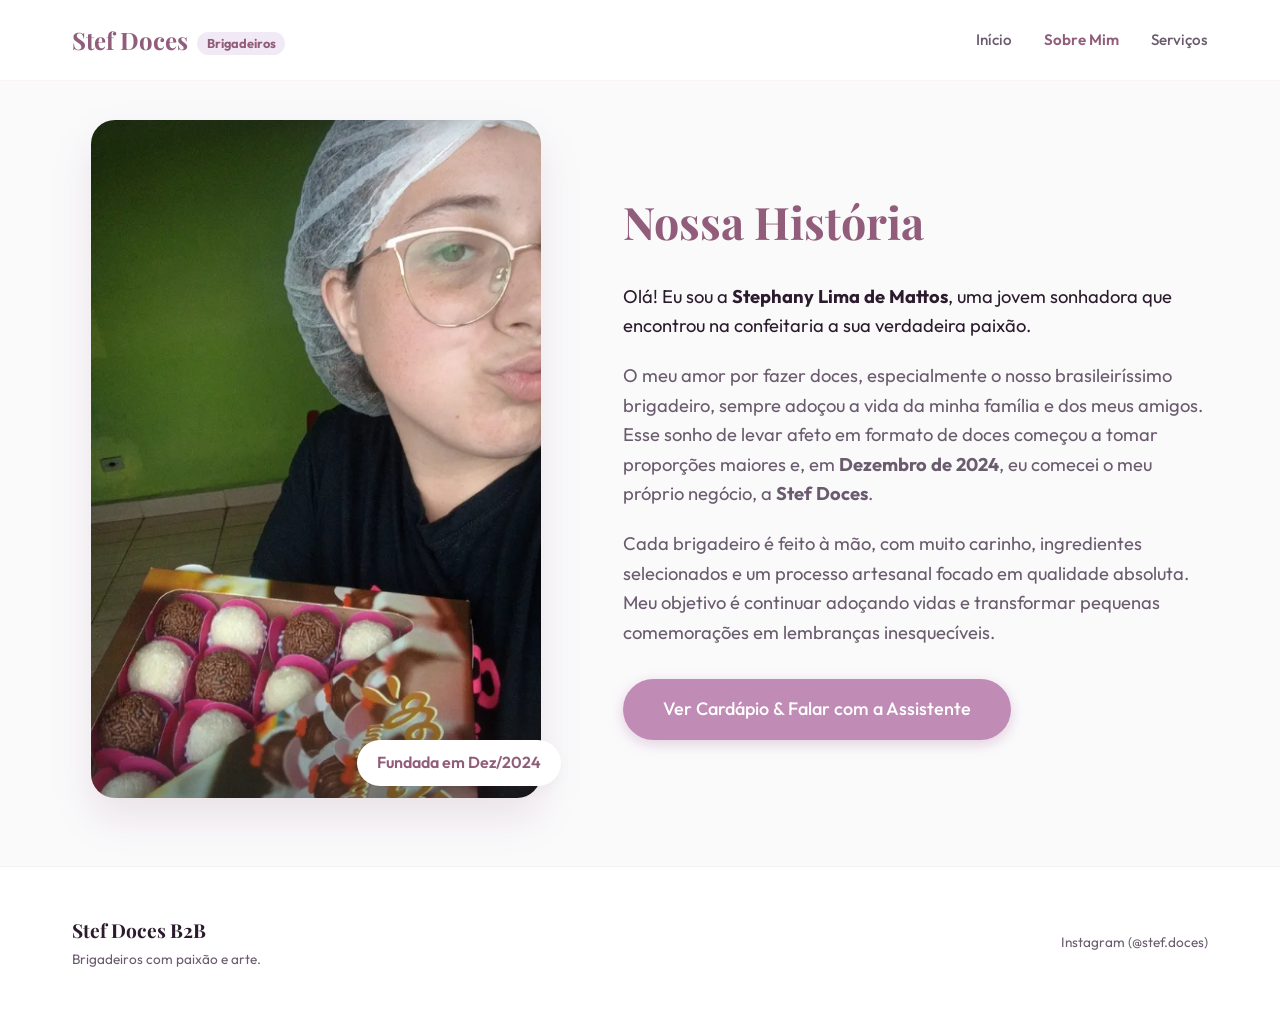
<file: sobre.html>
<!DOCTYPE html>
<html lang="pt-BR">
<head>
    <meta charset="UTF-8">
    <meta name="viewport" content="width=device-width, initial-scale=1.0">
    <meta name="description" content="Nossa História - Stef Doces Brigadeiros Artesanais">
    <title>Sobre Nós | Stef Doces</title>
    <link rel="preconnect" href="https://fonts.googleapis.com">
    <link rel="preconnect" href="https://fonts.gstatic.com" crossorigin>
    <link href="https://fonts.googleapis.com/css2?family=Outfit:wght@300;400;500;600&family=Playfair+Display:wght@400;600;700&display=swap" rel="stylesheet">
    <link rel="stylesheet" href="styles.css">
</head>
<body>
    <header class="header">
        <div class="container header-content">
            <div class="logo">Stef Doces <span>Brigadeiros</span></div>
            <nav class="nav-links">
                <a href="index.html">Início</a>
                <a href="sobre.html" style="color: var(--clr-primary-dark); font-weight: 600;">Sobre Mim</a>
                <a href="index.html#servicos">Serviços</a>
            </nav>
        </div>
    </header>

    <section class="about-section" style="padding: 120px 0 60px;">
        <div class="container about-content">
            <div class="about-image" style="text-align: center;">
                <!-- PHOTO PLACEHOLDER: USER's ATTACHMENT -->
                <div class="image-wrapper" style="position: relative; display: inline-block;">
                    <img src="assets/images/stephany_lima.jpg" alt="Stephany Lima de Mattos - Stef Doces" style="width:100%; max-width: 450px; border-radius: 24px; box-shadow: var(--shadow-lg);">
                    <div style="position: absolute; bottom: 20px; right: -20px; background: white; padding: 10px 20px; border-radius: 50px; box-shadow: var(--shadow-sm); font-weight: 600; color: var(--clr-primary-dark);">Fundada em Dez/2024</div>
                </div>
            </div>
            <div class="about-text" style="padding: 2rem 0;">
                <h1 style="font-size: 2.8rem; margin-bottom: 1.5rem; color: var(--clr-primary-dark);">Nossa História</h1>
                <p style="font-size: 1.15rem; color: var(--clr-text-main); margin-bottom: 1.3rem;">
                    Olá! Eu sou a <strong>Stephany Lima de Mattos</strong>, uma jovem sonhadora que encontrou na confeitaria a sua verdadeira paixão.
                </p>
                <p style="font-size: 1.15rem; color: var(--clr-text-muted); margin-bottom: 1.3rem;">
                    O meu amor por fazer doces, especialmente o nosso brasileiríssimo brigadeiro, sempre adoçou a vida da minha família e dos meus amigos. Esse sonho de levar afeto em formato de doces começou a tomar proporções maiores e, em <strong>Dezembro de 2024</strong>, eu comecei o meu próprio negócio, a <strong>Stef Doces</strong>.
                </p>
                <p style="font-size: 1.15rem; color: var(--clr-text-muted); margin-bottom: 2rem;">
                    Cada brigadeiro é feito à mão, com muito carinho, ingredientes selecionados e um processo artesanal focado em qualidade absoluta. Meu objetivo é continuar adoçando vidas e transformar pequenas comemorações em lembranças inesquecíveis.
                </p>
                <a href="index.html?chat=1" class="btn btn-primary btn-large">Ver Cardápio & Falar com a Assistente</a>
            </div>
        </div>
    </section>

    <style>
        .about-content {
            display: grid;
            grid-template-columns: 1fr 1.2fr;
            gap: 4rem;
            align-items: center;
        }
        @media(max-width: 900px) {
            .about-content { grid-template-columns: 1fr; text-align: center; }
            .about-text { padding-top: 0 !important; }
            .image-wrapper div { right: 50%; transform: translateX(50%); bottom: -15px; width: 80%; }
        }
    </style>

    <footer>
        <div class="container footer-content">
            <div class="brand">
                <p class="logo-footer">Stef Doces B2B</p>
                <p>Brigadeiros com paixão e arte.</p>
            </div>
            <div class="footer-links">
                <a href="https://www.instagram.com/stef.doces/" target="_blank">Instagram (@stef.doces)</a>
            </div>
        </div>
    </footer>
</body>
</html>
</file>
<file: styles.css>
/* 
   StefDoces B2B - Design System & Styles
   Color Palette:
   Lilac/Pink tones: #F2E9F6, #DDBFE5, #C08CB6, #915D7B, #2C1B2E
*/

:root {
    /* Colors */
    --clr-background: #FAFAFB;
    --clr-surface: #FFFFFF;
    
    --clr-primary: #C08CB6; /* Elegant soft mauve */
    --clr-primary-dark: #915D7B; /* Deeper tone for contrast */
    --clr-primary-light: #F2E9F6; /* Extremely soft lilac for backgrounds */
    
    --clr-text-main: #2C1B2E; 
    --clr-text-muted: #6B5B6E;
    
    /* Typography */
    --font-heading: 'Playfair Display', serif;
    --font-body: 'Outfit', sans-serif;
    
    /* Shadows & Effects */
    --shadow-sm: 0 4px 12px rgba(145, 93, 123, 0.05);
    --shadow-md: 0 10px 24px rgba(145, 93, 123, 0.1);
    --shadow-lg: 0 20px 40px rgba(145, 93, 123, 0.15);
    
    --radius-md: 12px;
    --radius-lg: 24px;
    
    --transition: all 0.3s cubic-bezier(0.25, 0.8, 0.25, 1);
}

/* Reset */
* {
    margin: 0;
    padding: 0;
    box-sizing: border-box;
}

html {
    scroll-behavior: smooth;
    font-size: 16px;
}

body {
    font-family: var(--font-body);
    background-color: var(--clr-background);
    color: var(--clr-text-main);
    line-height: 1.6;
    overflow-x: hidden;
}

/* Typography & Utilities */
h1, h2, h3 {
    font-family: var(--font-heading);
    color: var(--clr-text-main);
}

.container {
    max-width: 1200px;
    margin: 0 auto;
    padding: 0 2rem;
}

a {
    text-decoration: none;
    color: inherit;
}

/* Buttons */
.btn {
    display: inline-flex;
    align-items: center;
    gap: 0.5rem;
    padding: 0.75rem 1.5rem;
    border-radius: 50px;
    font-weight: 500;
    cursor: pointer;
    transition: var(--transition);
    border: none;
    font-size: 1rem;
    font-family: var(--font-body);
}

.btn-primary {
    background-color: var(--clr-primary);
    color: #fff;
    box-shadow: 0 4px 14px rgba(192, 140, 182, 0.4);
}

.btn-primary:hover {
    background-color: var(--clr-primary-dark);
    transform: translateY(-2px);
    box-shadow: 0 6px 20px rgba(192, 140, 182, 0.6);
}

.btn-outline {
    background-color: transparent;
    border: 1px solid var(--clr-primary);
    color: var(--clr-primary);
}

.btn-outline:hover {
    background-color: var(--clr-primary-light);
}

.btn-large {
    padding: 1rem 2.5rem;
    font-size: 1.125rem;
}

/* Header */
.header {
    position: fixed;
    top: 0;
    width: 100%;
    background-color: rgba(255, 255, 255, 0.9);
    backdrop-filter: blur(10px);
    z-index: 100;
    border-bottom: 1px solid rgba(192, 140, 182, 0.1);
}

.header-content {
    display: flex;
    justify-content: space-between;
    align-items: center;
    height: 80px;
}

.logo {
    font-family: var(--font-heading);
    font-size: 1.5rem;
    font-weight: 700;
    color: var(--clr-primary-dark);
}

.logo span {
    font-family: var(--font-body);
    font-size: 0.8rem;
    background-color: var(--clr-primary-light);
    color: var(--clr-primary-dark);
    padding: 0.2rem 0.6rem;
    border-radius: 20px;
    vertical-align: middle;
    margin-left: 0.2rem;
}

.nav-links {
    display: flex;
    gap: 2rem;
    align-items: center;
}

.nav-links a:not(.btn) {
    font-size: 0.95rem;
    font-weight: 500;
    color: var(--clr-text-muted);
    transition: var(--transition);
}

.nav-links a:not(.btn):hover {
    color: var(--clr-primary-dark);
}

/* Hero Section */
.hero {
    position: relative;
    height: 100vh;
    min-height: 600px;
    display: flex;
    align-items: center;
    background-image: url('assets/images/hero.png');
    background-size: cover;
    background-position: center;
    background-attachment: fixed;
}

.hero-overlay {
    position: absolute;
    inset: 0;
    background: linear-gradient(90deg, rgba(255,255,255,0.95) 0%, rgba(255,255,255,0.7) 40%, rgba(255,255,255,0) 100%);
    z-index: 1;
}

.hero-content {
    position: relative;
    z-index: 2;
    max-width: 600px;
    margin-left: max(2rem, calc((100% - 1200px)/2));
}

.hero-title {
    font-size: clamp(3rem, 5vw, 4.5rem);
    line-height: 1.1;
    margin-bottom: 1.5rem;
    color: var(--clr-text-main);
}

.hero-subtitle {
    font-size: 1.25rem;
    color: var(--clr-text-muted);
    margin-bottom: 2.5rem;
    max-width: 90%;
}

/* Services */
.services {
    padding: 8rem 0;
    background-color: var(--clr-background);
}

.section-header {
    text-align: center;
    margin-bottom: 4rem;
}

.section-header h2 {
    font-size: 2.5rem;
    margin-bottom: 1rem;
}

.section-header p {
    font-size: 1.1rem;
    color: var(--clr-text-muted);
    max-width: 600px;
    margin: 0 auto;
}

.services-grid {
    display: grid;
    grid-template-columns: repeat(auto-fit, minmax(320px, 1fr));
    gap: 2.5rem;
}

.service-card {
    background-color: var(--clr-surface);
    border-radius: var(--radius-md);
    overflow: hidden;
    box-shadow: var(--shadow-sm);
    transition: var(--transition);
    border: 1px solid rgba(192, 140, 182, 0.05);
}

.service-card:hover {
    transform: translateY(-10px);
    box-shadow: var(--shadow-md);
}

.card-image {
    position: relative;
    height: 240px;
    overflow: hidden;
}

.card-image img {
    width: 100%;
    height: 100%;
    object-fit: cover;
    transition: transform 0.6s ease;
}

.service-card:hover .card-image img {
    transform: scale(1.05);
}

.card-badge {
    position: absolute;
    top: 1rem;
    right: 1rem;
    background-color: rgba(255, 255, 255, 0.9);
    backdrop-filter: blur(4px);
    color: var(--clr-primary-dark);
    padding: 0.4rem 1rem;
    border-radius: 20px;
    font-size: 0.8rem;
    font-weight: 600;
    text-transform: uppercase;
    letter-spacing: 1px;
}

.card-content {
    padding: 2rem;
}

.card-content h3 {
    font-size: 1.5rem;
    margin-bottom: 1rem;
}

.card-content p {
    color: var(--clr-text-muted);
    font-size: 0.95rem;
}

/* Tech Spotlight Section */
.tech-spotlight {
    padding: 6rem 0;
    background-color: var(--clr-primary-light);
}

.tech-content {
    display: grid;
    grid-template-columns: 1fr 1fr;
    gap: 4rem;
    align-items: center;
}

.tech-text h2 {
    font-size: 2.5rem;
    margin-bottom: 1.5rem;
}

.tech-text p {
    font-size: 1.1rem;
    color: var(--clr-text-muted);
    margin-bottom: 2rem;
}

.tech-list {
    list-style: none;
}

.tech-list li {
    display: flex;
    align-items: center;
    gap: 1rem;
    margin-bottom: 1rem;
    font-size: 1.05rem;
    font-weight: 500;
}

.tech-list li i {
    color: var(--clr-primary);
}

.mockup-window {
    background-color: var(--clr-surface);
    border-radius: 12px;
    box-shadow: var(--shadow-lg);
    overflow: hidden;
    border: 1px solid rgba(0,0,0,0.05);
}

.mockup-header {
    background-color: #f1f1f1;
    padding: 1rem;
    display: flex;
    gap: 8px;
}

.dot {
    width: 12px;
    height: 12px;
    border-radius: 50%;
}
.dot.red { background-color: #FF5F56; }
.dot.yellow { background-color: #FFBD2E; }
.dot.green { background-color: #27C93F; }

.mockup-body {
    padding: 2rem;
    display: flex;
    flex-direction: column;
    gap: 1.5rem;
    background-color: #FAFAFB;
}

.message {
    max-width: 80%;
    padding: 1rem 1.25rem;
    border-radius: 18px;
    font-size: 0.95rem;
    animation: fadeIn 0.5s ease;
}

@keyframes fadeIn {
    from { opacity: 0; transform: translateY(10px); }
    to { opacity: 1; transform: translateY(0); }
}

.message.received {
    background-color: #fff;
    align-self: flex-start;
    border-bottom-left-radius: 4px;
    box-shadow: 0 2px 8px rgba(0,0,0,0.04);
}

.message.sent {
    background-color: var(--clr-primary);
    color: #fff;
    align-self: flex-end;
    border-bottom-right-radius: 4px;
    box-shadow: 0 2px 8px rgba(192, 140, 182, 0.3);
}

.typing span {
    display: inline-block;
    width: 6px;
    height: 6px;
    background-color: #ccc;
    border-radius: 50%;
    margin-right: 4px;
    animation: bounce 1.4s infinite ease-in-out both;
}

.typing span:nth-child(1) { animation-delay: -0.32s; }
.typing span:nth-child(2) { animation-delay: -0.16s; }

@keyframes bounce {
    0%, 80%, 100% { transform: scale(0); }
    40% { transform: scale(1); }
}

/* Footer */
footer {
    background-color: var(--clr-surface);
    padding: 3rem 0;
    border-top: 1px solid rgba(0,0,0,0.05);
}

.footer-content {
    display: flex;
    justify-content: space-between;
    align-items: center;
}

.logo-footer {
    font-family: var(--font-heading);
    font-size: 1.2rem;
    font-weight: 700;
    color: var(--clr-text-main);
    margin-bottom: 0.2rem;
}

.brand p:not(.logo-footer) {
    font-size: 0.85rem;
    color: var(--clr-text-muted);
}

.footer-links {
    display: flex;
    gap: 1.5rem;
}

.footer-links a {
    font-size: 0.85rem;
    color: var(--clr-text-muted);
}

.footer-links a:hover {
    color: var(--clr-primary-dark);
}

/* Chatbot Widget Styles */
.chatbot-widget {
    position: fixed;
    bottom: 2rem;
    right: 2rem;
    z-index: 1000;
    font-family: var(--font-body);
}

.chat-toggle-btn {
    width: 60px;
    height: 60px;
    border-radius: 50%;
    background-color: var(--clr-primary);
    color: #fff;
    border: none;
    box-shadow: 0 4px 20px rgba(192, 140, 182, 0.5);
    cursor: pointer;
    display: flex;
    align-items: center;
    justify-content: center;
    transition: transform 0.3s cubic-bezier(0.175, 0.885, 0.32, 1.275);
    position: relative;
}

.chat-toggle-btn:hover {
    transform: scale(1.1);
    background-color: var(--clr-primary-dark);
}

.chat-toggle-btn .badge {
    position: absolute;
    top: -5px;
    right: -5px;
    background-color: #FF5F56;
    color: white;
    font-size: 0.75rem;
    font-weight: bold;
    width: 22px;
    height: 22px;
    border-radius: 50%;
    display: flex;
    align-items: center;
    justify-content: center;
    box-shadow: 0 2px 5px rgba(0,0,0,0.2);
}

.chat-window {
    position: absolute;
    bottom: 80px;
    right: 0;
    width: 350px;
    background-color: #fff;
    border-radius: 16px;
    box-shadow: var(--shadow-lg);
    overflow: hidden;
    display: flex;
    flex-direction: column;
    transform-origin: bottom right;
    transition: all 0.3s ease;
    border: 1px solid rgba(0,0,0,0.05);
}

.chat-window.hidden {
    opacity: 0;
    transform: scale(0.8) translateY(20px);
    pointer-events: none;
    visibility: hidden;
}

.chat-header {
    background-color: var(--clr-primary);
    color: #fff;
    padding: 1.25rem;
    display: flex;
    justify-content: space-between;
    align-items: center;
}

.chat-header h4 {
    margin: 0;
    font-size: 1.1rem;
    font-family: var(--font-heading);
}

.chat-header p {
    margin: 0;
    font-size: 0.8rem;
    opacity: 0.9;
}

.chat-close {
    background: transparent;
    border: none;
    color: #fff;
    cursor: pointer;
    opacity: 0.8;
    transition: opacity 0.2s;
}

.chat-close:hover {
    opacity: 1;
}

.chat-body {
    height: 380px;
    padding: 1.25rem;
    overflow-y: auto;
    background-color: var(--clr-background);
    display: flex;
    flex-direction: column;
    gap: 1rem;
}

/* Scrollbar para o chat-body */
.chat-body::-webkit-scrollbar {
    width: 6px;
}
.chat-body::-webkit-scrollbar-track {
    background: transparent;
}
.chat-body::-webkit-scrollbar-thumb {
    background-color: rgba(192, 140, 182, 0.3);
    border-radius: 10px;
}

.chat-msg {
    max-width: 85%;
    padding: 0.85rem 1rem;
    border-radius: 16px;
    font-size: 0.9rem;
    line-height: 1.4;
    animation: fadeIn 0.3s ease;
}

.chat-msg.bot {
    background-color: #fff;
    color: var(--clr-text-main);
    align-self: flex-start;
    border-bottom-left-radius: 4px;
    box-shadow: 0 2px 6px rgba(0,0,0,0.05);
}

.chat-msg.user {
    background-color: var(--clr-primary);
    color: #fff;
    align-self: flex-end;
    border-bottom-right-radius: 4px;
    box-shadow: 0 2px 6px rgba(192, 140, 182, 0.2);
}

.chat-options {
    display: flex;
    flex-direction: column;
    gap: 0.5rem;
    margin-top: 0.25rem;
}

.chat-option-btn {
    background-color: rgba(192, 140, 182, 0.1);
    color: var(--clr-primary-dark);
    border: 1px solid rgba(192, 140, 182, 0.3);
    padding: 0.6rem 1rem;
    border-radius: 20px;
    font-size: 0.85rem;
    cursor: pointer;
    transition: var(--transition);
    text-align: left;
    font-family: var(--font-body);
}

.chat-option-btn:hover {
    background-color: var(--clr-primary);
    color: white;
}

.chat-footer {
    padding: 1rem;
    background-color: #fff;
    border-top: 1px solid rgba(0,0,0,0.05);
    display: flex;
    gap: 0.5rem;
}

.chat-footer input {
    flex: 1;
    border: 1px solid #e0e0e0;
    border-radius: 20px;
    padding: 0.6rem 1rem;
    font-size: 0.9rem;
    outline: none;
    font-family: var(--font-body);
    transition: border-color 0.2s;
}

.chat-footer input:focus {
    border-color: var(--clr-primary);
}

.chat-footer input:disabled {
    background-color: #f7f7f7;
    cursor: not-allowed;
}

.chat-footer button {
    width: 40px;
    height: 40px;
    border-radius: 50%;
    background-color: var(--clr-primary);
    color: white;
    border: none;
    display: flex;
    align-items: center;
    justify-content: center;
    cursor: pointer;
    transition: var(--transition);
}

.chat-footer button:disabled {
    background-color: #ccc;
    cursor: not-allowed;
}

.chat-footer button:not(:disabled):hover {
    background-color: var(--clr-primary-dark);
}

/* Responsive */
@media (max-width: 992px) {
    .tech-content {
        grid-template-columns: 1fr;
    }
    .hero-content {
        margin-left: 0;
    }
}

@media (max-width: 768px) {
    .nav-links {
        display: none;
    }
    .hero-title {
        font-size: 2.5rem;
    }
    .hero-overlay {
        background: rgba(255,255,255,0.85); /* Mais sólido para mobile */
    }
    .chat-window {
        width: 300px;
        bottom: 70px;
        right: -10px;
    }
}

/* Catalog Modal Styles */
.catalog-modal {
    position: fixed;
    inset: 0;
    background-color: rgba(44, 27, 46, 0.6);
    backdrop-filter: blur(5px);
    z-index: 2000;
    display: flex;
    justify-content: center;
    align-items: center;
    padding: 2rem;
    transition: opacity 0.3s ease, visibility 0.3s ease;
}

.catalog-modal.hidden {
    opacity: 0;
    visibility: hidden;
    pointer-events: none;
}

.catalog-modal-content {
    background-color: var(--clr-surface);
    width: 100%;
    max-width: 800px;
    max-height: 90vh;
    border-radius: var(--radius-lg);
    display: flex;
    flex-direction: column;
    position: relative;
    box-shadow: var(--shadow-lg);
    animation: slideUp 0.4s cubic-bezier(0.16, 1, 0.3, 1);
    border: 1px solid rgba(192, 140, 182, 0.2);
}

@keyframes slideUp {
    from { opacity: 0; transform: translateY(30px); }
    to { opacity: 1; transform: translateY(0); }
}

.close-catalog {
    position: absolute;
    top: 1.5rem;
    right: 1.5rem;
    background: #f1f1f1;
    border: none;
    width: 36px;
    height: 36px;
    border-radius: 50%;
    display: flex;
    align-items: center;
    justify-content: center;
    cursor: pointer;
    color: var(--clr-text-muted);
    transition: var(--transition);
}

.close-catalog:hover {
    background: var(--clr-primary);
    color: white;
}

.catalog-header {
    padding: 2rem 2rem 1rem;
    border-bottom: 1px solid rgba(0,0,0,0.05);
}

.catalog-header h2 {
    font-size: 1.8rem;
    margin-bottom: 0.5rem;
    color: var(--clr-primary-dark);
}

.catalog-grid {
    padding: 2rem;
    overflow-y: auto;
    display: grid;
    grid-template-columns: repeat(auto-fill, minmax(280px, 1fr));
    gap: 1.5rem;
}

.catalog-grid::-webkit-scrollbar { width: 8px; }
.catalog-grid::-webkit-scrollbar-thumb { background: rgba(192, 140, 182, 0.4); border-radius: 10px; }

.catalog-item {
    border: 1px solid rgba(0,0,0,0.05);
    border-radius: var(--radius-md);
    padding: 1rem;
    display: flex;
    align-items: center;
    gap: 1rem;
    transition: var(--transition);
}

.catalog-item.selected {
    border-color: var(--clr-primary);
    background-color: var(--clr-primary-light);
}

.catalog-item img {
    width: 80px;
    height: 80px;
    object-fit: cover;
    border-radius: 8px;
}

.item-info {
    flex: 1;
}

.item-info h4 {
    font-size: 1.05rem;
    margin-bottom: 0.2rem;
    color: var(--clr-text-main);
}

.item-info p {
    font-size: 0.8rem;
    color: var(--clr-text-muted);
    margin-bottom: 0.4rem;
}

.price {
    font-weight: 600;
    color: var(--clr-primary-dark);
}

.catalog-item .btn {
    padding: 0.4rem 0.8rem;
    font-size: 0.8rem;
    min-width: 90px;
}

.catalog-footer-action {
    padding: 1.5rem 2rem;
    background-color: #fafafb;
    border-top: 1px solid rgba(0,0,0,0.05);
    border-bottom-left-radius: var(--radius-lg);
    border-bottom-right-radius: var(--radius-lg);
    display: flex;
    justify-content: space-between;
    align-items: center;
}

.total-estimated span {
    font-size: 0.9rem;
    color: var(--clr-text-muted);
    display: block;
}

.total-estimated strong {
    font-size: 1.5rem;
    color: var(--clr-primary-dark);
}

/* Configurator UI */
.configurator-box {
    background: #fbf8fc;
    border: 1px solid rgba(192, 140, 182, 0.3);
    border-radius: var(--radius-md);
    padding: 1.5rem;
    margin-bottom: 1rem;
}

.config-row {
    display: grid;
    grid-template-columns: 1fr 1fr;
    gap: 1.5rem;
    margin-bottom: 1.5rem;
}

.config-field label {
    display: block;
    margin-bottom: 0.5rem;
    font-weight: 500;
    color: var(--clr-primary-dark);
    font-size: 0.95rem;
}

.form-select {
    width: 100%;
    padding: 0.8rem;
    border: 1px solid #ddd;
    border-radius: 8px;
    font-family: var(--font-body);
    font-size: 1rem;
    color: var(--clr-text-main);
    background-color: #fff;
    outline: none;
    transition: var(--transition);
}

.form-select:focus {
    border-color: var(--clr-primary);
    box-shadow: 0 0 0 3px rgba(192, 140, 182, 0.2);
}

.config-action {
    display: flex;
    justify-content: space-between;
    align-items: center;
    padding-top: 1.5rem;
    border-top: 1px dashed rgba(0,0,0,0.1);
}

.price-preview {
    font-size: 1.1rem;
    color: var(--clr-text-muted);
}

.price-preview strong {
    font-size: 1.4rem;
    color: var(--clr-primary-dark);
}

.cart-items-list {
    background: #fff;
    border: 1px solid rgba(0,0,0,0.05);
    border-radius: 12px;
    padding: 1rem;
    min-height: 100px;
}

.cart-item-row {
    display: flex;
    justify-content: space-between;
    align-items: center;
    padding: 0.8rem 0;
    border-bottom: 1px solid rgba(0,0,0,0.05);
}

.cart-item-row:last-child {
    border-bottom: none;
}

.cart-item-right {
    display: flex;
    align-items: center;
    gap: 1rem;
}

.cart-item-price {
    font-weight: 600;
    color: var(--clr-primary-dark);
}

.remove-item {
    background: none;
    border: none;
    color: #FF5F56;
    cursor: pointer;
    display: flex;
    align-items: center;
    padding: 4px;
    border-radius: 4px;
}
.remove-item:hover {
    background: rgba(255, 95, 86, 0.1);
}

.empty-cart-msg {
    color: var(--clr-text-muted);
    font-style: italic;
    text-align: center;
    padding: 2rem 0;
}

@media (max-width: 650px) {
    .config-row { grid-template-columns: 1fr; gap: 1rem;}
    .config-action { flex-direction: column; gap: 1rem; text-align: center; }
    .catalog-item {
        flex-direction: column;
        text-align: center;
    }
    .catalog-footer-action {
        flex-direction: column;
        gap: 1rem;
    }
}
</file>
